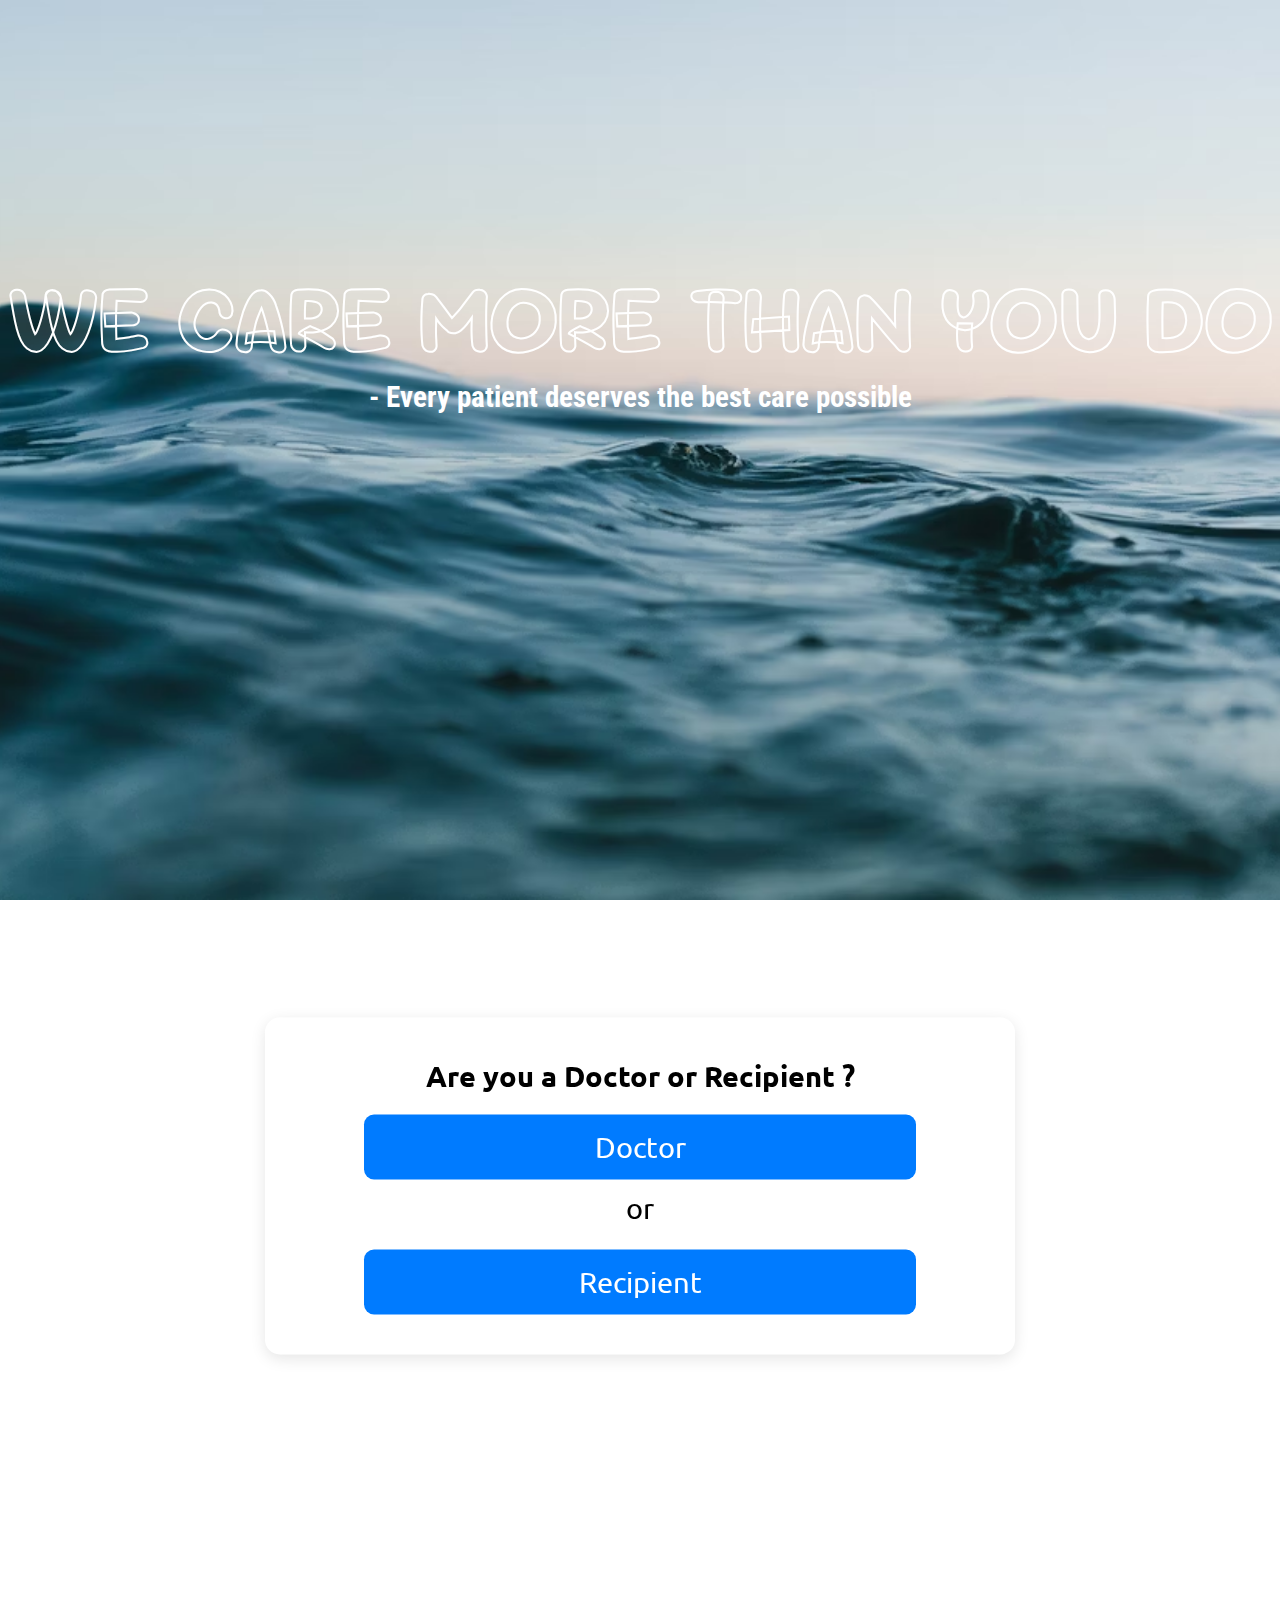
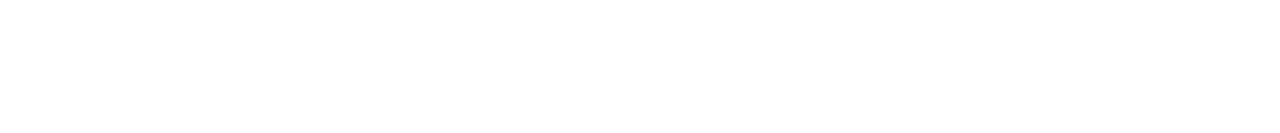
<file: index.html>
<!DOCTYPE html>
<html lang="en">

<head>
    <meta charset="UTF-8">
    <meta name="viewport" content="width=device-width, initial-scale=1.0">
    <title>Doc</title>
    <link rel="preconnect" href="https://fonts.googleapis.com">
    <link rel="preconnect" href="https://fonts.gstatic.com" crossorigin>
    <link
        href="https://fonts.googleapis.com/css2?family=Pirata+One&family=Roboto+Condensed:ital,wght@0,100..900;1,100..900&family=Sour+Gummy:ital,wght@0,100..900;1,100..900&display=swap"
        rel="stylesheet">
    <link rel="preconnect" href="https://fonts.googleapis.com">
    <link rel="preconnect" href="https://fonts.gstatic.com" crossorigin>
    <linK
        href="https://fonts.googleapis.com/css2?family=Pirata+One&family=Sour+Gummy:ital,wght@0,100..900;1,100..900&display=swap"
        rel="stylesheet">
    <link rel="preconnect" href="https://fonts.googleapis.com">
    <link rel="preconnect" href="https://fonts.gstatic.com" crossorigin>
    <link
        href="https://fonts.googleapis.com/css2?family=Pirata+One&family=Roboto+Condensed:ital,wght@0,100..900;1,100..900&family=Sour+Gummy:ital,wght@0,100..900;1,100..900&family=Ubuntu:ital,wght@0,300;0,400;0,500;0,700;1,300;1,400;1,500;1,700&display=swap"
        rel="stylesheet">

    <link rel="stylesheet" href="style.css">
    <script defer src="script.js"></script>
</head>

<body>
    <div class="container">
        <header>
            <div class="Header-Container">
                <div class="Header-Content">
                    <h1>WE CARE MORE THAN YOU DO</h1>
                    <h2>&dash; Every patient deserves the best care possible</h2>
                </div>
            </div>
        </header>
        <main>
            <div class="Form-container">
                <div class="Request-form">
                    <h2 class="form form-question">Are you a Doctor or Recipient &quest;</h2>
                    <button class="form form-option" id="doctor-Button">Doctor</button>
                    <p>or</p>
                    <button class=" form form-option" id="recipient-Button">Recipient</button>
                </div>
            </div>
        </main>
    </div>
</body>

</html>
</file>
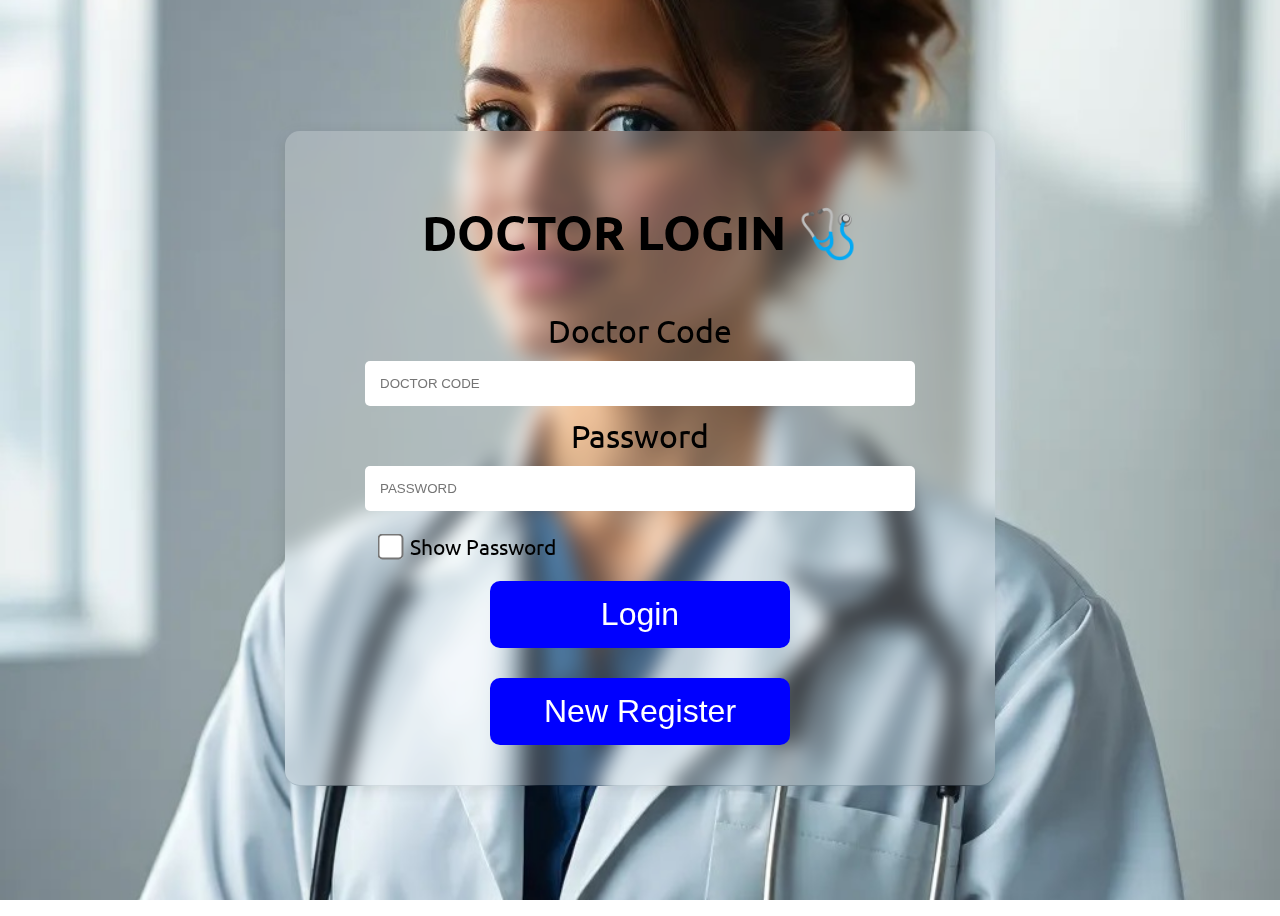
<file: DoctorLogin.html>
<!DOCTYPE html>
<html lang="en">

<head>
    <meta charset="UTF-8">
    <meta name="viewport" content="width=device-width, initial-scale=1.0">
    <title>Doctor-Login</title>
    <link rel="preconnect" href="https://fonts.googleapis.com">
    <link rel="preconnect" href="https://fonts.gstatic.com" crossorigin>
    <link
        href="https://fonts.googleapis.com/css2?family=Pirata+One&family=Roboto+Condensed:ital,wght@0,100..900;1,100..900&family=Sour+Gummy:ital,wght@0,100..900;1,100..900&family=Ubuntu:ital,wght@0,300;0,400;0,500;0,700;1,300;1,400;1,500;1,700&display=swap"
        rel="stylesheet">

    <link rel="stylesheet" href="./Login.css">
    <style>
        body {
            background-image: url(./images/doctorpg.jpg);
            background-size: cover;
            background-position: center;
            background-attachment: fixed;
            height: 100vh;
        }
    </style>
</head>



<body>
    <main>
        <div class="Form-container">
            <div class="Request-form">
                <h2 class="form form-question">DOCTOR LOGIN 🩺</h2>
                <label for="d-code">Doctor Code</label>
                <input id="d-code" class="input" type="text" placeholder="Doctor Code">
                <label for="d-pass">Password</label>
                <input class="input" id="d-pass" type="password" placeholder="Password">
                <div class="showPass"><input type="checkbox" id="showPassword"> <span>Show Password</span></div>


                <button class="form form-option" id="login">Login</button>
                <button class=" form form-option" id="newDoctor">New Register</button>
            </div>
        </div>
    </main>
</body>
<script>
    const newDoctorLogin = document.querySelector("#newDoctor")
    const doctorCode = "PRAVEEN";
    const correctPassword = "DOCTOR123";
    const passwordField = document.getElementById("d-pass");
    const showPasswordCheckbox = document.getElementById("showPassword")
    function validateLogin() {
        const dCode = document.getElementById("d-code").value;
        const password = document.getElementById("d-pass").value;
        const UcaseCode = dCode.toUpperCase();
        const UcasePass = password.toUpperCase();

        if (UcaseCode === doctorCode && UcasePass === correctPassword) {
            window.location = "./DoctorDashBoard.html";
            document.getElementById("d-code").value = "";
            document.getElementById("d-pass").value = "";
        }
        else {
            alert("incorrect password try Again");
            document.getElementById("d-code").value = "";
            document.getElementById("d-pass").value = "";
        }
    }

    showPasswordCheckbox.addEventListener("click", function () {
        if (showPasswordCheckbox.checked) {
            passwordField.type = "text";
        } else {
            passwordField.type = "password";
        }
    });
    const Login = document.querySelector("#login");
    Login.addEventListener("click", validateLogin)

    newDoctorLogin.addEventListener("click", function () {
        window.location = "./NewDoctor.html"
    })
</script>

</html>
</file>
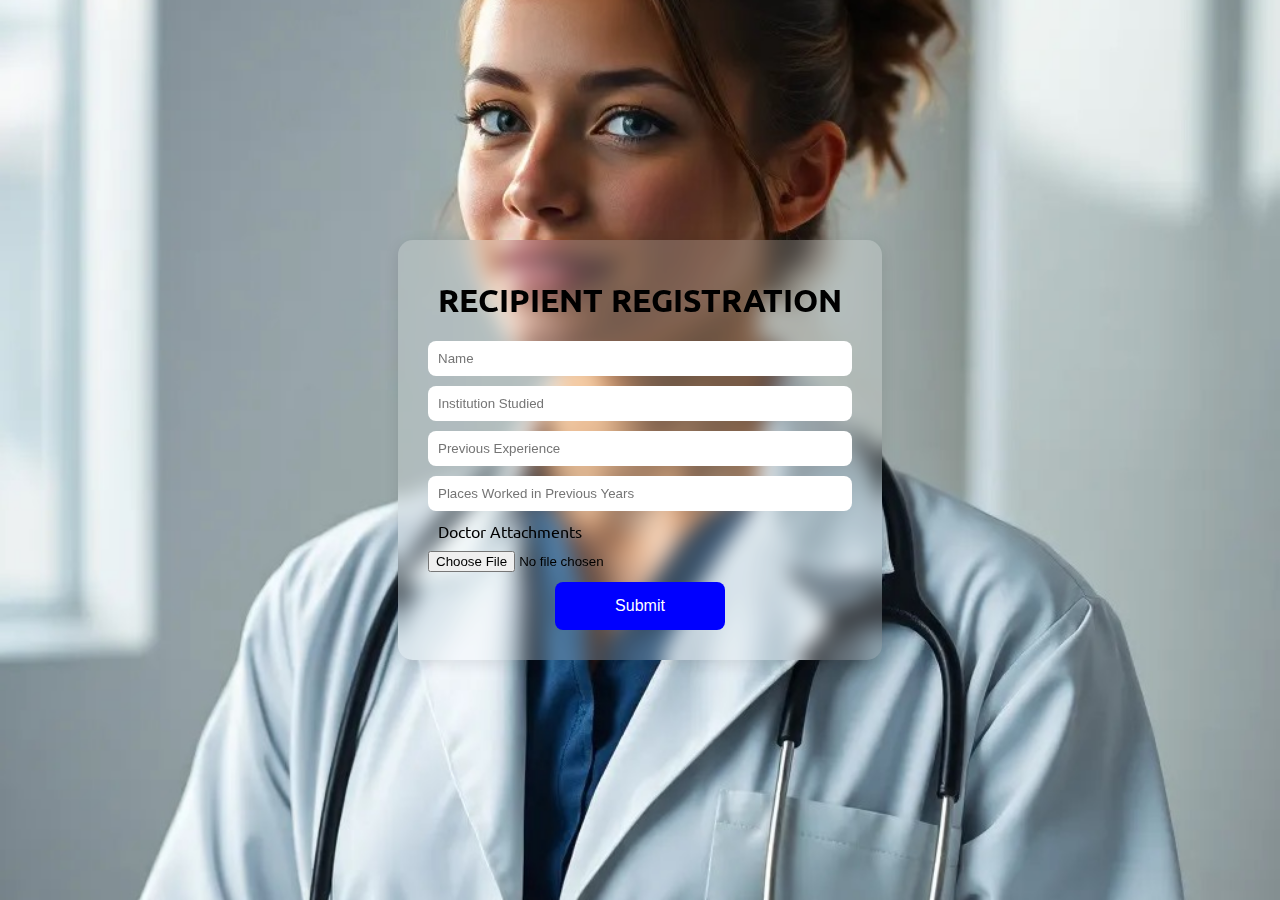
<file: NewDoctor.html>
<!DOCTYPE html>
<html lang="en">

<head>
    <meta charset="UTF-8">
    <meta name="viewport" content="width=device-width, initial-scale=1.0">
    <title>Document</title>
    <link rel="preconnect" href="https://fonts.googleapis.com">
    <link rel="preconnect" href="https://fonts.gstatic.com" crossorigin>
    <link
        href="https://fonts.googleapis.com/css2?family=Pirata+One&family=Roboto+Condensed:ital,wght@0,100..900;1,100..900&family=Sour+Gummy:ital,wght@0,100..900;1,100..900&family=Ubuntu:ital,wght@0,300;0,400;0,500;0,700;1,300;1,400;1,500;1,700&display=swap"
        rel="stylesheet">
    <style>
        * {
            margin: 0;
            padding: 0;

            box-sizing: border-box;
        }

        body {
            font-family: "ubuntu", sans-serif;
            background-image: url("images/doctorpg.jpg");
            background-size: cover;
            background-position: center;
            background-attachment: fixed;
            display: flex;
            justify-content: center;
            align-items: center;
            height: 100vh;
        }

        .container {
            display: flex;
            flex-direction: column;
            justify-content: center;
            align-items: center;
            max-width: 500px;
        }

        .Reg-form {
            display: flex;
            flex-direction: column;
            gap: 10px;
            padding: 30px;
            margin: 5px;
            background-color: rgba(255, 255, 255, 0.2);
            border-radius: 15px;
            backdrop-filter: blur(10px);
            box-shadow: 0 4px 15px rgba(0, 0, 0, 0.1);
            animation: 1s ease-out 0s 1 MoveUp;

        }

        h1 {
            margin: 10px;
        }

        input[type="text"] {
            padding: 10px;
            border-radius: 8px;
            border: none;
        }

        .file {
            margin: 0 10px 10px 10px;
        }

        .submit {
            width: 40%;
            align-self: center;
            border-radius: 8px;
            border: none;
            padding: 15px 30px;
            font-size: 1rem;
            background-color: blue;
            color: white;
        }

        .submit:hover {
            background-color: #154a82;
        }

        label {
            margin-left: 10px;
        }

        @keyframes MoveUp {
            0% {
                transform: translateY(100%);
                opacity: 0;
            }

            100% {
                transform: translateY(0%);
                opacity: 1;
            }
        }
    </style>
</head>

<body>
    <div>
        <div class="container">
            <div class="Reg-form">
                <h1>RECIPIENT REGISTRATION</h1>
                <input type="text" placeholder="Name" required>
                <input type="text" placeholder="Institution Studied" required>
                <input type="text" placeholder="Previous Experience" required>
                <input type="text" placeholder="Places Worked in Previous Years" required>
                <label for="file">Doctor Attachments </label>
                <input type="file" />
                <button type="submit" class="submit">Submit</button>

            </div>
        </div>
    </div>
</body>

</html>
</file>
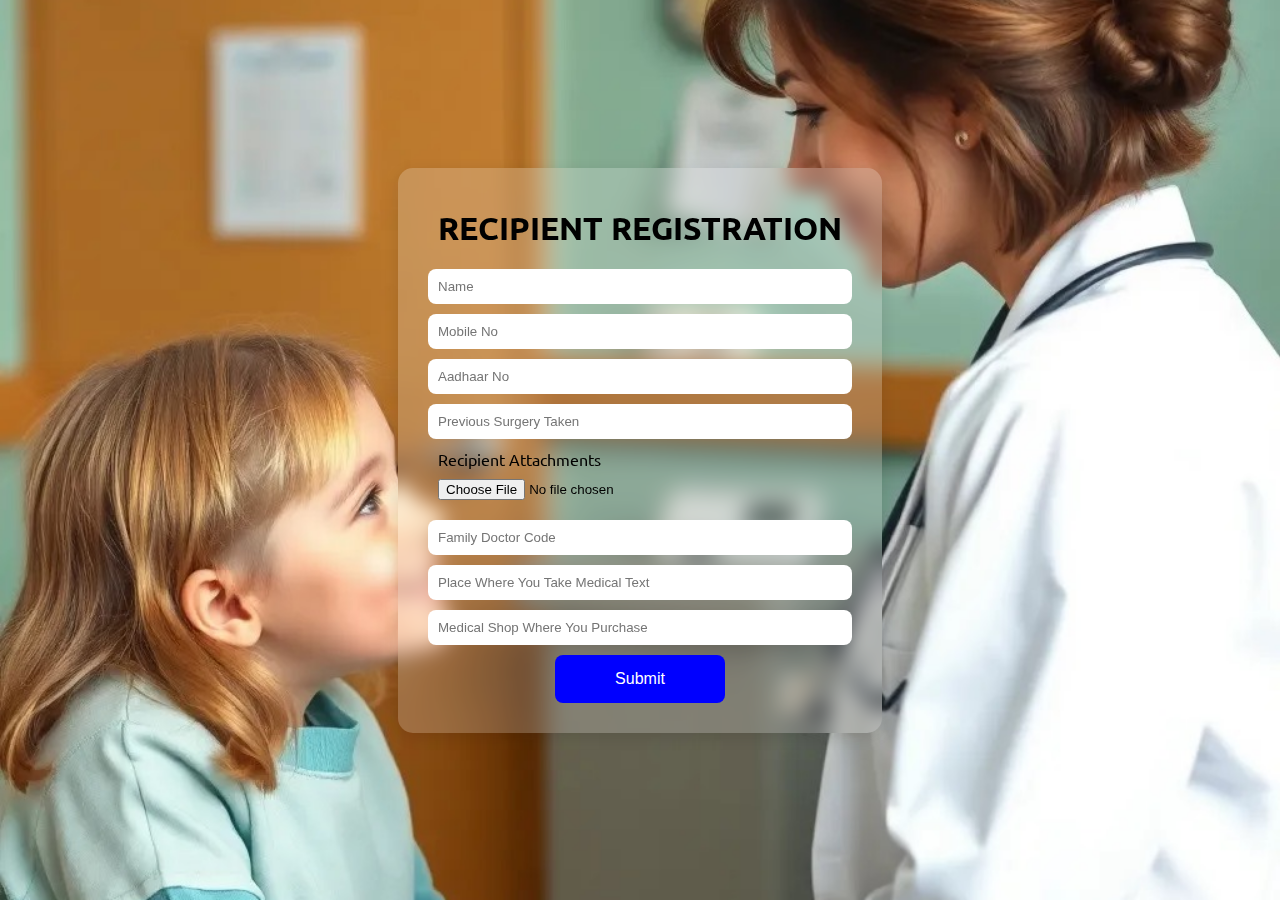
<file: NewRecipient.html>
<!DOCTYPE html>
<html lang="en">

<head>
    <meta charset="UTF-8">
    <meta name="viewport" content="width=device-width, initial-scale=1.0">
    <title>Document</title>
    <link rel="preconnect" href="https://fonts.googleapis.com">
    <link rel="preconnect" href="https://fonts.gstatic.com" crossorigin>
    <link
        href="https://fonts.googleapis.com/css2?family=Pirata+One&family=Roboto+Condensed:ital,wght@0,100..900;1,100..900&family=Sour+Gummy:ital,wght@0,100..900;1,100..900&family=Ubuntu:ital,wght@0,300;0,400;0,500;0,700;1,300;1,400;1,500;1,700&display=swap"
        rel="stylesheet">
    <style>
        * {
            margin: 0;
            padding: 0;

            box-sizing: border-box;
        }

        body {
            font-family: "ubuntu", sans-serif;
            background-image: url("images/receipientbg.jpg");
            background-size: cover;
            background-position: center;
            background-attachment: fixed;
            display: flex;
            justify-content: center;
            align-items: center;
            height: 100vh;
        }

        .container {
            display: flex;
            flex-direction: column;
            justify-content: center;
            align-items: center;
            max-width: 500px;
        }

        .Reg-form {
            display: flex;
            flex-direction: column;
            gap: 10px;
            padding: 30px;
            margin: 5px;
            background-color: rgba(255, 255, 255, 0.2);
            border-radius: 15px;
            backdrop-filter: blur(10px);
            box-shadow: 0 4px 15px rgba(0, 0, 0, 0.1);
            animation: 1s ease-out 0s 1 MoveUp;

        }

        h1 {
            margin: 10px;
        }

        input[type="text"] {
            padding: 10px;
            border-radius: 8px;
            border: none;
        }

        .file {
            margin: 0 10px 10px 10px;
        }

        .submit {
            width: 40%;
            align-self: center;
            border-radius: 8px;
            border: none;
            padding: 15px 30px;
            font-size: 1rem;
            background-color: blue;
            color: white;
        }

        .submit:hover {
            background-color: #154a82;
        }

        label {
            margin-left: 10px;
        }

        @keyframes MoveUp {
            0% {
                transform: translateY(100%);
                opacity: 0;
            }

            100% {
                transform: translateY(0%);
                opacity: 1;
            }
        }
    </style>
</head>

<body>
    <div>
        <div class="container">
            <div class="Reg-form">
                <h1>RECIPIENT REGISTRATION</h1>
                <input type="text" placeholder="Name" required>
                <input type="text" placeholder="Mobile No" required>
                <input type="text" placeholder="Aadhaar No" required>
                <input type="text" placeholder="Previous Surgery Taken" required>
                <label for="file">Recipient Attachments </label>
                <input type="file" class="file" id="file">
                <input type="text" placeholder="Family Doctor Code" required>
                <input type="text" placeholder="Place Where You Take Medical Text" required>
                <input type="text" placeholder="Medical Shop Where You Purchase" required>
                <button type="submit" class="submit">Submit</button>

            </div>
        </div>
    </div>
</body>

</html>
</file>
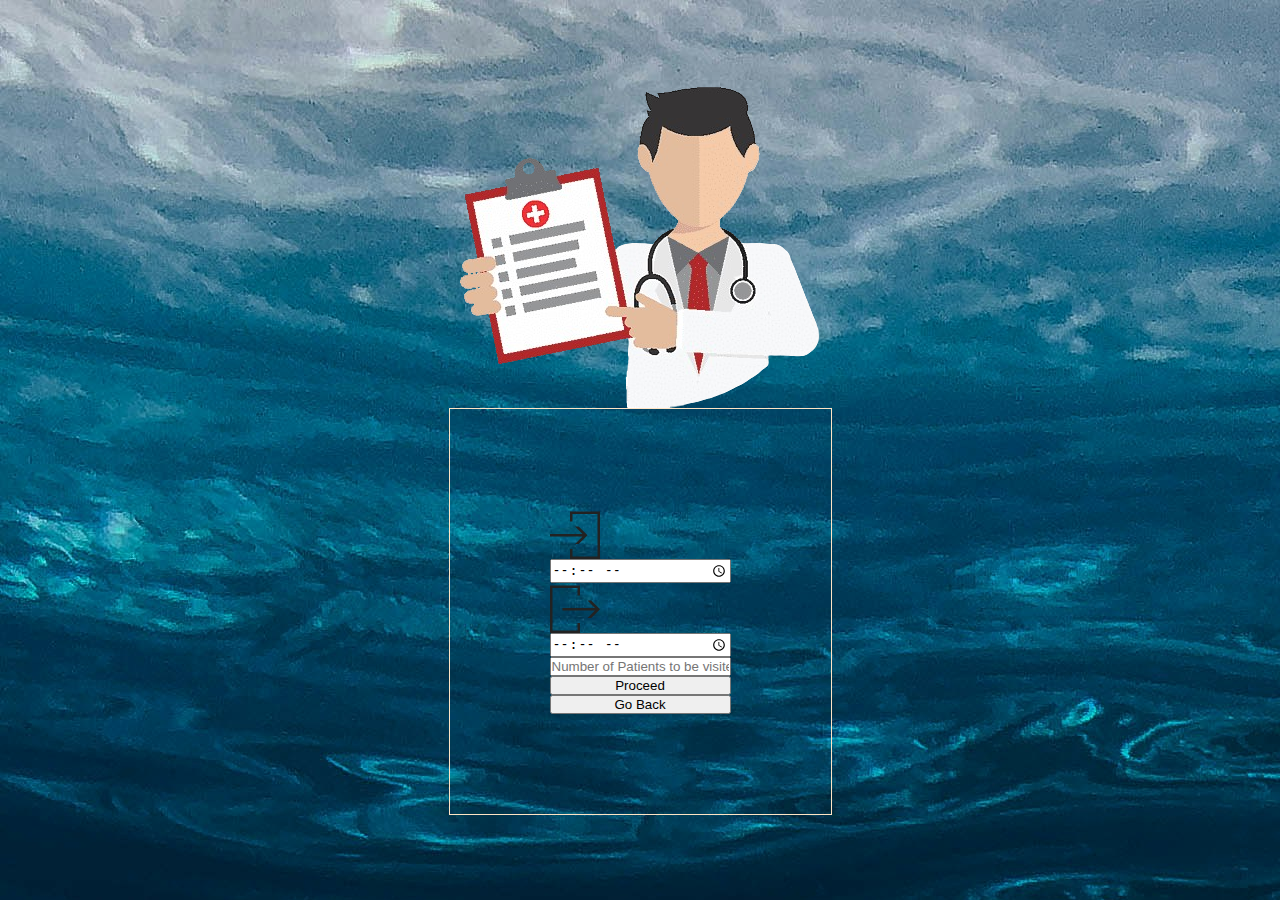
<file: PatientVisit.html>
<!DOCTYPE html>
<html lang="en">

<head>
    <meta charset="UTF-8">
    <meta name="viewport" content="width=device-width, initial-scale=1.0">
    <title>Doctor/Patient-Visit</title>
    <style>
        * {
            box-sizing: border-box;
            margin: 0;
            padding: 0;
        }

        body {
            background-image: url("./images/silas-baisch-K785Da4A_JA-unsplash.jpg")
        }

        .container {
            position: relative;
            width: 100%;
            display: flex;
            justify-content: center;
            flex-direction: column;
            align-items: center;
            height: 100vh;
        }

        .visit-Container {
            display: flex;
            flex-direction: column;
            border: 1px solid bisque;
            padding: 100px;
            z-index: 2;
        }

        img {
            z-index: 2;
        }


        .border {
            position: absolute;
            top: 50%;
            left: 50%;
            transform: translate(-50%, -50%) scale(2);
            z-index: -10;
            width: 50%;
            color: beige;
            max-width: 900px;
            height: auto;

        }
    </style>
</head>

<body>
    <div class="container">
        <img src="./images/Patient-Visit.png" alt="Doctor">
        <div class="visit-Container">
            <svg class="in" width="50px" height="50px" viewBox="0 0 20 20" version="1.1"
                xmlns="http://www.w3.org/2000/svg">
                <g id="layer1">
                    <path
                        d="M 8 1 L 8 5 L 9 5 L 9 2 L 19 2 L 19 19 L 9 19 L 9 16 L 8 16 L 8 20 L 20 20 L 20 1 L 8 1 z M 10 7 L 13 10 L 0 10 L 0 11 L 13 11 L 10 14 L 11.5 14 L 15 10.5 L 11.5 7 L 10 7 z "
                        style="fill:#222222; fill-opacity:1; stroke:none; stroke-width:0px;" />
                </g>
            </svg>
            <input type="time" placeholder="From Time" id="FromTime">
            <svg class="out" width="50px" height="50px" viewBox="0 0 20 20" version="1.1"
                xmlns="http://www.w3.org/2000/svg">
                <g id="layer1">
                    <path
                        d="M 0 1 L 0 20 L 12 20 L 12 16 L 11 16 L 11 19 L 1 19 L 1 2 L 11 2 L 11 5 L 12 5 L 12 1 L 0 1 z M 15 7 L 18 10 L 5 10 L 5 11 L 18 11 L 15 14 L 16.5 14 L 20 10.5 L 16.5 7 L 15 7 z "
                        style="fill:#222222; fill-opacity:1; stroke:none; stroke-width:0px;" />
                </g>
            </svg>

            <input type="time" placeholder="To Time" id="ToTime">
            <input type="text" placeholder="Number of Patients to be visited Today">
            <button class="Button Proceed">Proceed</button>
            <button class="Button GoBack">Go Back</button>
        </div>
    </div>

</body>

</html>
</file>
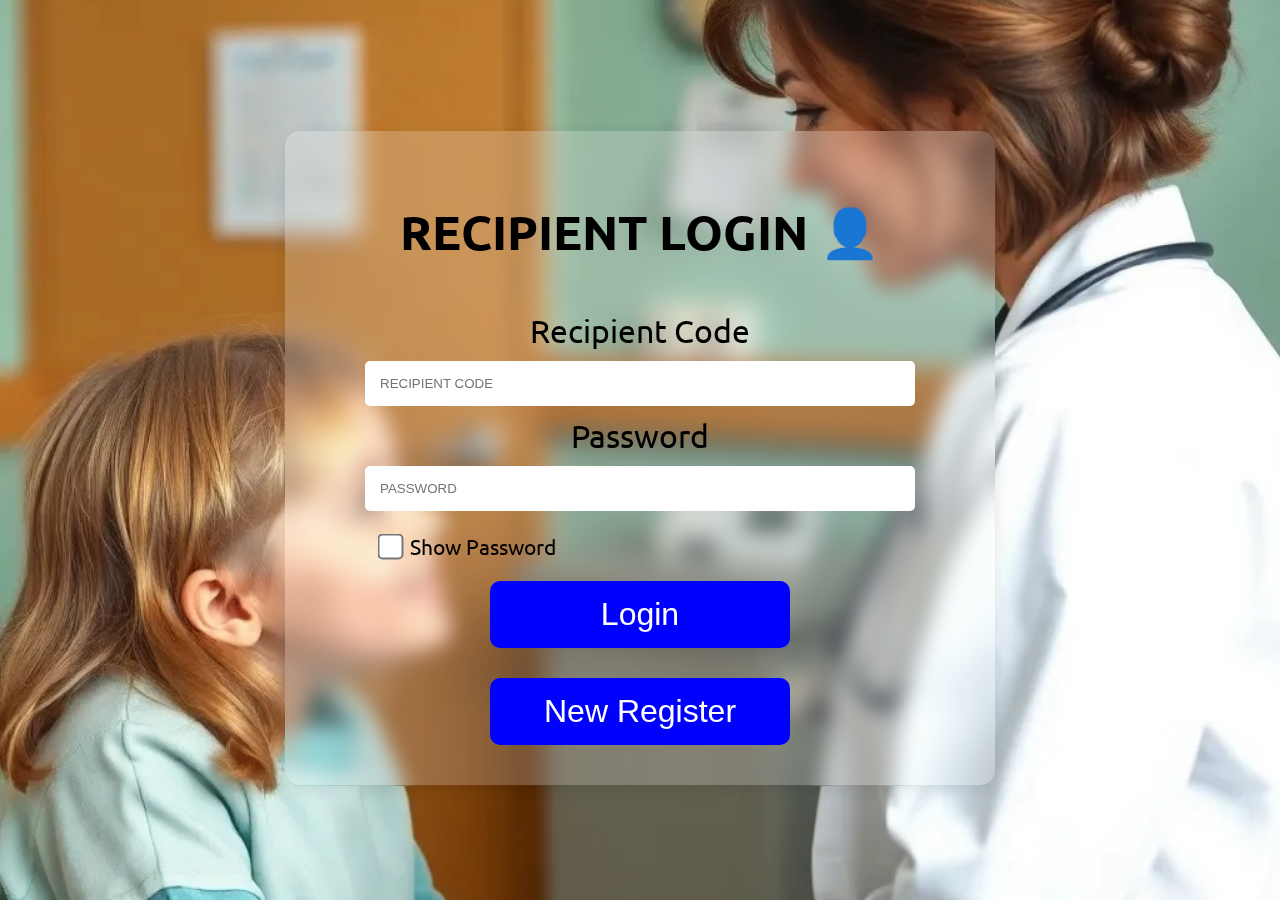
<file: RecipientLogin.html>
<!DOCTYPE html>
<html lang="en">

<head>
    <meta charset="UTF-8">
    <meta name="viewport" content="width=device-width, initial-scale=1.0">
    <title>Recipient Login</title>
    <link rel="preconnect" href="https://fonts.googleapis.com">
    <link rel="preconnect" href="https://fonts.gstatic.com" crossorigin>
    <link
        href="https://fonts.googleapis.com/css2?family=Pirata+One&family=Roboto+Condensed:ital,wght@0,100..900;1,100..900&family=Sour+Gummy:ital,wght@0,100..900;1,100..900&family=Ubuntu:ital,wght@0,300;0,400;0,500;0,700;1,300;1,400;1,500;1,700&display=swap"
        rel="stylesheet">
    <link rel="stylesheet" href="./Login.css">
    <style>
        body {
            background-image: url(./images/receipientbg.jpg);
            background-size: cover;
            background-position: center;
            background-attachment: fixed;
            height: 100vh;
        }
    </style>

</head>

<body>
    <main>
        <div class="Form-container">
            <div class="Request-form">
                <h2 class="form form-question">RECIPIENT LOGIN 👤</h2>
                <label for="r-code">Recipient Code</label>
                <input id="r-code" class="input" type="text" placeholder="Recipient Code">
                <label for="r-pass">Password</label>
                <input class="input" id="r-pass" type="password" placeholder="Password">
                <div class="showPass"><input type="checkbox" id="showPassword"> <span>Show Password</span></div>
                <button class="form form-option">Login</button>
                <button class=" form form-option" id="newRecipient">New Register</button>
            </div>
        </div>
    </main>

</body>
<script>
    const newRecipient = document.getElementById("newRecipient");
    const passwordField = document.getElementById("r-pass");
    const showPasswordCheckbox = document.getElementById("showPassword")
    showPasswordCheckbox.addEventListener("click", function () {
        if (showPasswordCheckbox.checked) {
            passwordField.type = "text";
        } else {
            passwordField.type = "password";
        }
    });
    newRecipient.addEventListener("click", function () {
        window.location = "./NewRecipient.html"
    })
</script>

</html>
</file>
<file: style.css>
* {
    margin: 0;
    padding: 0;
    box-sizing: border-box;
}

:root {
    --subHeading: white;
    --HeadingText: "Sour Gummy", sans-serif;
    --SubHeadingText: "Roboto Condensed", sans-serif;
    --form-text: "ubuntu", serif;
    --primary-color: #007BFF;
    --button-hover-color: #0056b3;
    --bg: red;
}

body {
    background-image: url(./images/header-Image.avif);
    background-size: cover;
    background-position: center;
    background-attachment: fixed;
    height: 100vh;
    display: flex;
    flex-direction: column;

}

.container {
    width: 100%;
    height: 100vh;
    display: flex;
    flex-direction: column;
}

h1 {
    font-family: var(--HeadingText);
    font-size: 7rem;
    color: transparent;
    -webkit-text-stroke: 2px white;
    text-align: center;
    text-shadow: 0 0 0.1px rgba(255, 255, 255, 0.108);

}

.Header-Container {
    height: 80vh;
    width: 100%;
    position: relative;
    top: 0;
    left: 0;
    margin-top: 20%;
    z-index: 1;

}

.Header-Content {
    text-align: center;
    z-index: 2;
}

.Header-Content h2 {
    font-family: var(--SubHeadingText);
    transform: translatex(30%);
    color: var(--subHeading);
    font-size: 2rem;
}

main {
    position: relative;
    z-index: 3;
    display: flex;
    justify-content: center;
    align-items: center;
    flex-grow: 1;
}

.Form-container {
    margin-top: 200px;
    display: flex;
    justify-content: center;
    align-items: center;
    width: 100%;
    margin-bottom: 200px;
}


.Request-form {
    display: flex;
    flex-direction: column;
    align-items: center;
    font-family: var(--form-text);
    padding: 30px;
    background-color: rgba(255, 255, 255, 0.2);
    border-radius: 15px;
    backdrop-filter: blur(10px);
    box-shadow: 0 4px 15px rgba(0, 0, 0, 0.1);
    width: 100%;
    max-width: 800px;
    transform: translateY(-50%);

}

.form {
    font-family: var(--form-text);
    margin: 10px 0;
}

#background-image {
    z-index: -85;
}

.form-question {
    font-size: 2rem;
}

button.form-option {
    padding: 15px 30px;
    font-size: 1rem;
    background-color: var(--primary-color);
    color: white;
    border: none;
    border-radius: 10px;
    cursor: pointer;
    margin: 10px;
    transition: background-color 0.3s ease;
    width: 300px;
    font-size: 2rem;
}

button.form-option:hover {
    background-color: var(--button-hover-color);
}

.Request-form p {
    font-size: 2rem;
    margin-top: 15px;
}


@media (min-width: 100px) and (max-width:400px) {
    h1 {
        font-size: 4rem;
        margin: 5px;
    }

    .Header-Content h2 {
        margin-top: 100px;
        font-size: 1rem;
        transform: translateX(0);
    }

    .Request-form {
        max-width: 240px;
    }

    .form {
        font-size: 1rem;
    }

    .Form-container {
        transform: translateY(150%);
    }

    .Request-form p {
        font-size: 1rem;
        margin-top: 5px;
    }

    button.form.form-option {
        width: 100%;
    }

    button.form-option {
        font-size: 1rem;
    }
}

@media (min-width: 401px) and (max-width:780px) {
    h1 {
        font-size: 4rem;
    }

    .Header-Content h2 {
        font-size: 1.5rem;
        transform: translateX(0);
    }

    .Request-form {
        max-width: 750px;
        margin: 10px;
    }

    .form {
        font-size: 1.4rem;
    }

    button.form.form-option {
        width: 80%;
    }

    button.form-option {
        font-size: 1.5rem;
    }

    .Request-form p {
        font-size: 1.5rem;
        transform: translateY(-40%);
    }
}


@media (min-width: 781px) and (max-width:2800px) {
    h1 {
        font-size: 6rem;
    }


    .Header-Content h2 {
        font-size: 1.8rem;
        transform: translateX(0);
    }

    .Request-form {
        max-width: 750px;
        margin: 10px;
    }

    .form {
        font-size: 1.8rem;
    }

    button.form-option {
        font-size: 1.8rem;
        width: 80%;
    }

    .Request-form p {
        font-size: 1.8rem;
        transform: translateY(-40%);
    }


}
</file>
<file: Login.css>
body {

    display: flex;
    flex-direction: column;
    font-family: "ubuntu", serif;
    overflow-y: hidden;
}

.Form-container {
    display: flex;
    justify-content: center;
    align-items: center;
    height: 100vh;
}

.Request-form {
    display: flex;
    flex-direction: column;
    gap: 10px;
    background-color: rgba(255, 255, 255, 0.2);
    border-radius: 15px;
    backdrop-filter: blur(10px);
    box-shadow: 0 4px 15px rgba(0, 0, 0, 0.1);
    padding: 30px;
    width: 80%;
    max-width: 650px;
    align-items: center;
    opacity: 1;
    transform: translateY(0);
    animation: 1s ease-out 0s 1 MoveUp;

}



button.form-option {
    padding: 15px 30px;
    font-size: 1rem;
    background-color: blue;
    color: white;
    border: none;
    border-radius: 10px;
    cursor: pointer;
    margin: 10px;
    transition: background-color 0.3s ease;
    width: 300px;
    font-size: 1rem;
}

@keyframes MoveUp {
    0% {
        transform: translateY(100%);
        opacity: 0;
    }

    100% {
        transform: translateY(0%);
        opacity: 1;
    }
}

input {
    width: 80%;
    max-width: 90%;
    padding: 10px;
    border: none;
    border-radius: 5px;
    text-transform: uppercase;
}

button.form-option:hover {
    background-color: #123d6b;
}

.showPass {
    display: flex;
    position: relative;
    justify-content: flex-start;
    align-items: center;
    width: 80%;
    gap: 10px;
    margin-top: 10px;
}

span {
    font-size: 1.3rem;
    line-height: 30px;
}

input[type="checkbox"] {
    width: fit-content;
    transform: scale(2);
    line-height: 30px;

}

@media (min-width:100px) and (max-width:450px) {
    button.form-option {
        font-size: 0.9rem;
        width: 100%;
    }

    input[type="checkbox"] {
        transform: scale(1.2);
    }

    span {
        font-size: 0.8rem;
    }
}

@media (min-width: 700px) and (max-width:2000px) {
    .Request-form {
        font-size: 2rem;
    }

    input {
        padding: 15px;
    }

    button.form-option {
        font-size: 2rem;
    }

}
</file>
